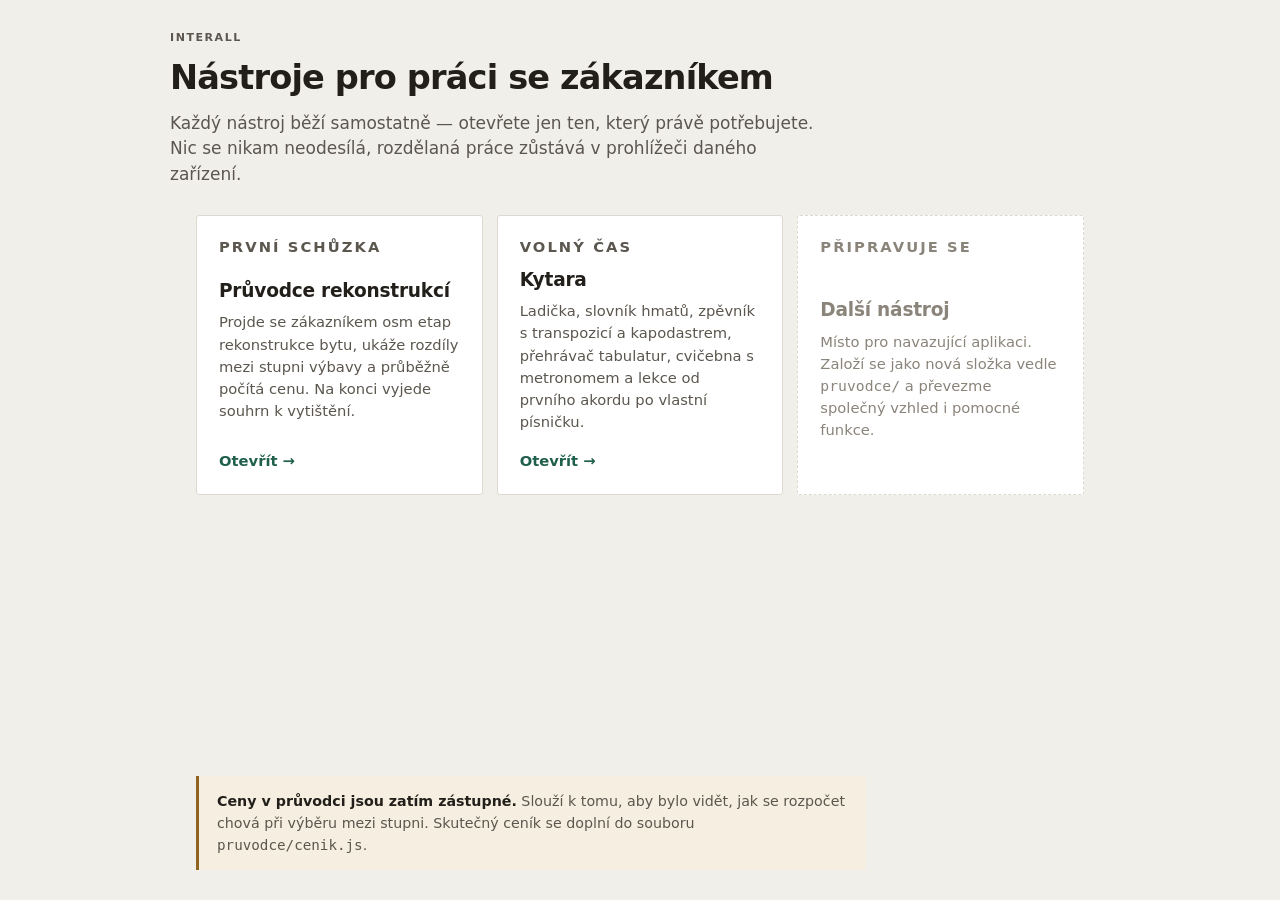
<file: index.html>
<!DOCTYPE html>
<html lang="cs">
<head>
<meta charset="UTF-8" />
<meta name="viewport" content="width=device-width, initial-scale=1.0, viewport-fit=cover" />
<title>Interall — nástroje</title>
<link rel="stylesheet" href="spolecne/design.css" />
<style>
  body { display: flex; flex-direction: column; min-height: 100vh; }
  .hlavicka { padding: 30px 26px 0; }
  .obal { max-width: 940px; margin: 0 auto; width: 100%; }
  .hlavicka h1 {
    margin: 6px 0 8px; font-size: 2.1rem; font-weight: 680;
    letter-spacing: -.025em; text-wrap: balance;
  }
  .hlavicka p { margin: 0; color: var(--ink-2); max-width: 60ch; }

  .mrizka {
    display: grid; grid-template-columns: repeat(auto-fit, minmax(268px, 1fr));
    gap: 14px; padding: 28px 26px 40px;
  }
  .karta {
    display: flex; flex-direction: column; gap: 7px;
    background: var(--panel); border: 1.5px solid var(--line); border-radius: var(--r);
    padding: 20px 22px 22px; text-decoration: none; color: inherit;
  }
  .karta:hover { border-color: var(--accent); }
  .karta h2 { margin: 0; font-size: 1.16rem; font-weight: 660; letter-spacing: -.012em; }
  .karta p { margin: 0; font-size: .92rem; color: var(--ink-2); line-height: 1.5; flex: 1 1 auto; }
  .karta .jdi { margin-top: 10px; font-size: .92rem; font-weight: 640; color: var(--accent); }

  .karta.chystase { border-style: dashed; cursor: default; }
  .karta.chystase:hover { border-color: var(--line); }
  .karta.chystase h2, .karta.chystase p { color: var(--ink-3); }

  .pata { margin-top: auto; padding: 0 26px 30px; }
</style>
</head>
<body>

<header class="hlavicka">
  <div class="obal">
    <p class="spec">Interall</p>
    <h1>Nástroje pro práci se zákazníkem</h1>
    <p>Každý nástroj běží samostatně — otevřete jen ten, který právě potřebujete.
       Nic se nikam neodesílá, rozdělaná práce zůstává v prohlížeči daného zařízení.</p>
  </div>
</header>

<main class="mrizka obal">

  <a class="karta" href="pruvodce/index.html">
    <p class="spec">První schůzka</p>
    <h2>Průvodce rekonstrukcí</h2>
    <p>Projde se zákazníkem osm etap rekonstrukce bytu, ukáže rozdíly mezi stupni
       výbavy a průběžně počítá cenu. Na konci vyjede souhrn k vytištění.</p>
    <span class="jdi">Otevřít →</span>
  </a>

  <a class="karta" href="kytara/index.html">
    <p class="spec">Volný čas</p>
    <h2>Kytara</h2>
    <p>Ladička, slovník hmatů, zpěvník s transpozicí a kapodastrem, přehrávač
       tabulatur, cvičebna s metronomem a lekce od prvního akordu po vlastní písničku.</p>
    <span class="jdi">Otevřít →</span>
  </a>

  <div class="karta chystase">
    <p class="spec">Připravuje se</p>
    <h2>Další nástroj</h2>
    <p>Místo pro navazující aplikaci. Založí se jako nová složka vedle
       <code>pruvodce/</code> a převezme společný vzhled i pomocné funkce.</p>
  </div>

</main>

<footer class="pata obal">
  <div class="poznamka">
    <b>Ceny v průvodci jsou zatím zástupné.</b> Slouží k tomu, aby bylo vidět, jak se
    rozpočet chová při výběru mezi stupni. Skutečný ceník se doplní do souboru
    <code>pruvodce/cenik.js</code>.
  </div>
</footer>

</body>
</html>
</file>
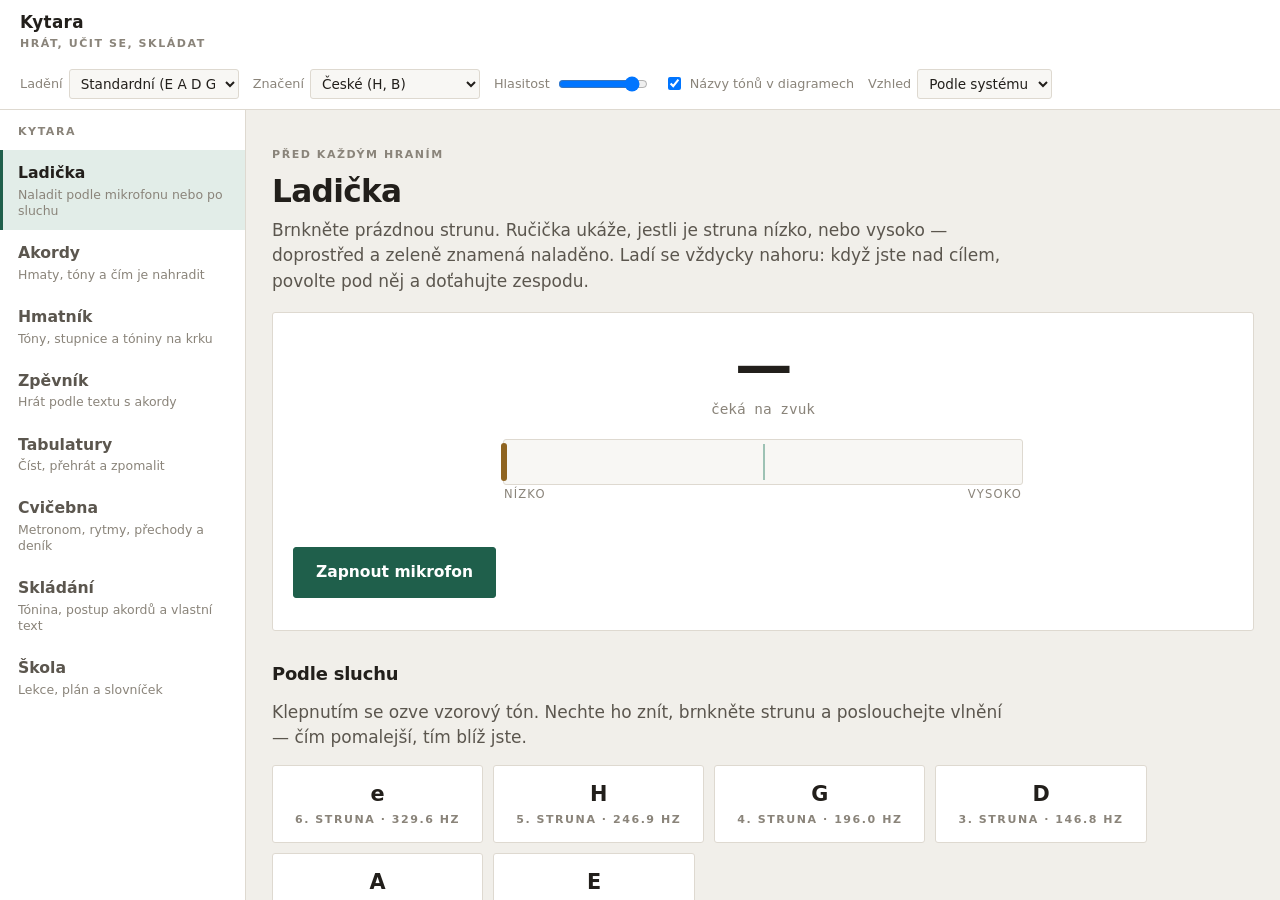
<file: kytara/index.html>
<!DOCTYPE html>
<html lang="cs">
<head>
<meta charset="UTF-8" />
<meta name="viewport" content="width=device-width, initial-scale=1.0, viewport-fit=cover" />
<title>Kytara</title>
<link rel="stylesheet" href="../spolecne/design.css" />
<link rel="stylesheet" href="kytara.css" />
</head>
<body>

<div class="app">

  <header class="top">
    <button class="btn tise" id="btnMenu" type="button" aria-label="Sekce">☰</button>
    <span class="brand"><b>Kytara</b><span>Hrát, učit se, skládat</span></span>
    <span class="grow"></span>
    <button class="btn tise" id="btnNastaveni" type="button" aria-label="Nastavení">⚙</button>
    <div class="nastaveni" id="nastaveni"></div>
  </header>

  <div class="mid">
    <nav class="rail" id="rail"></nav>
    <main class="stage" id="stage"></main>
  </div>

</div>

<!-- Pořadí je závazné: základ, hudební jádro, zvuk, obsah, kostra, pak sekce. -->
<script src="../spolecne/zaklad.js"></script>
<script src="hudba.js"></script>
<script src="zvuk.js"></script>
<script src="obsah.js"></script>
<script src="skola.js"></script>
<script src="kytara.js"></script>
<script src="sekce-ladicka.js"></script>
<script src="sekce-akordy.js"></script>
<script src="sekce-hmatnik.js"></script>
<script src="sekce-zpevnik.js"></script>
<script src="sekce-tabulatury.js"></script>
<script src="sekce-cvicebna.js"></script>
<script src="sekce-skladani.js"></script>
<script src="sekce-skola.js"></script>
</body>
</html>
</file>
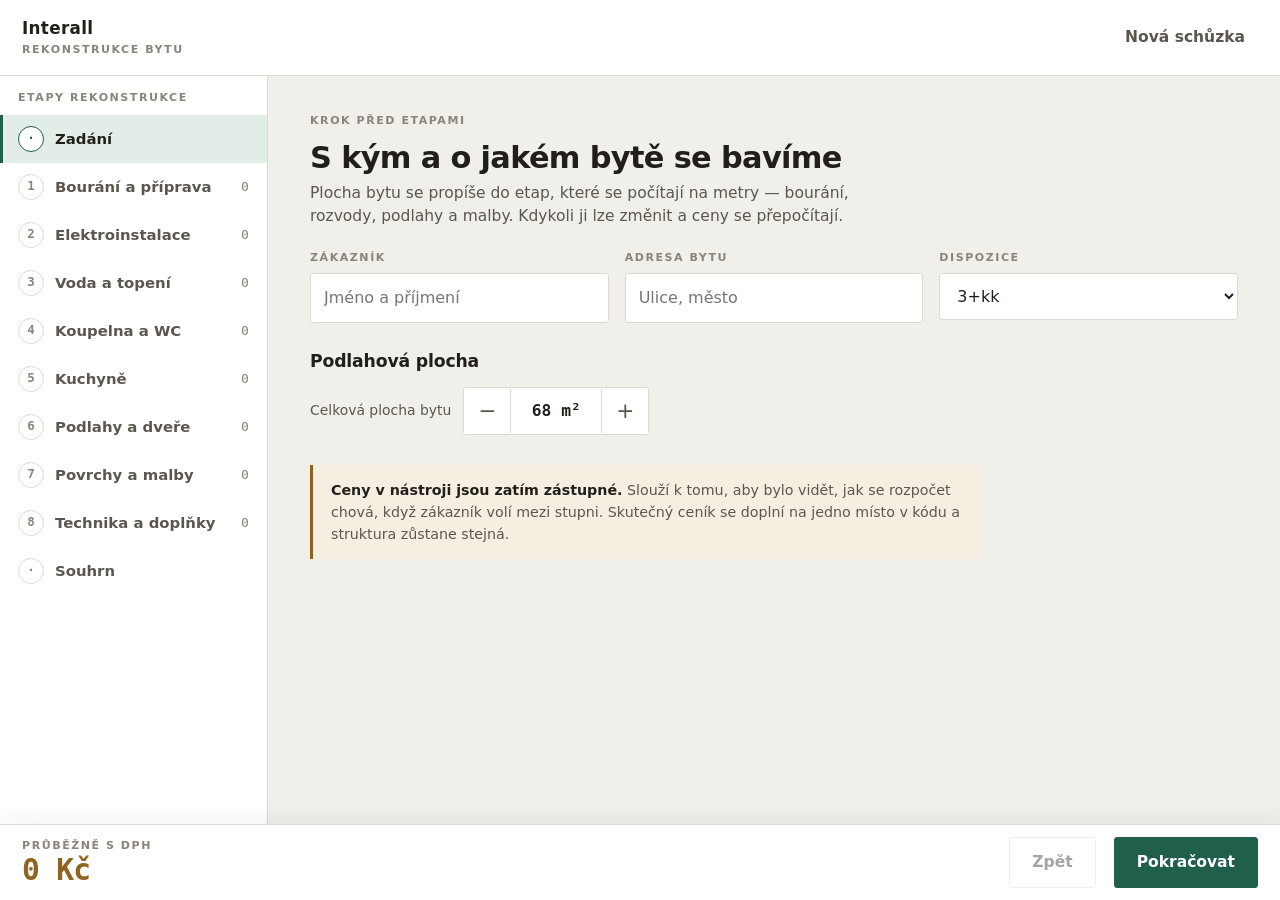
<file: pruvodce/index.html>
<!DOCTYPE html>
<html lang="cs">
<head>
<meta charset="UTF-8" />
<meta name="viewport" content="width=device-width, initial-scale=1.0, viewport-fit=cover" />
<title>Průvodce rekonstrukcí — Interall</title>
<link rel="stylesheet" href="../spolecne/design.css" />
<link rel="stylesheet" href="pruvodce.css" />
</head>
<body>

<div class="app">

  <header class="top">
    <span class="brand"><b>Interall</b><span>Rekonstrukce bytu</span></span>
    <span class="grow"></span>
    <span class="klient" id="klientBox"></span>
    <button class="btn tise noprint" id="btnReset" type="button">Nová schůzka</button>
  </header>

  <div class="mid">
    <nav class="rail" id="rail"><h2 class="spec">Etapy rekonstrukce</h2></nav>
    <main class="stage" id="stage"></main>
  </div>

  <footer class="dole">
    <span class="celkem">
      <span class="spec" id="celkemPopis">Odhad celkem s DPH</span>
      <span class="c" id="celkemC">—</span>
    </span>
    <span class="grow"></span>
    <button class="btn" id="btnZpet" type="button">Zpět</button>
    <button class="btn hlavni" id="btnDal" type="button">Pokračovat</button>
  </footer>

</div>

<!-- Pořadí je závazné: základ, pak ceník, pak logika. -->
<script src="../spolecne/zaklad.js"></script>
<script src="cenik.js"></script>
<script src="pruvodce.js"></script>
</body>
</html>
</file>
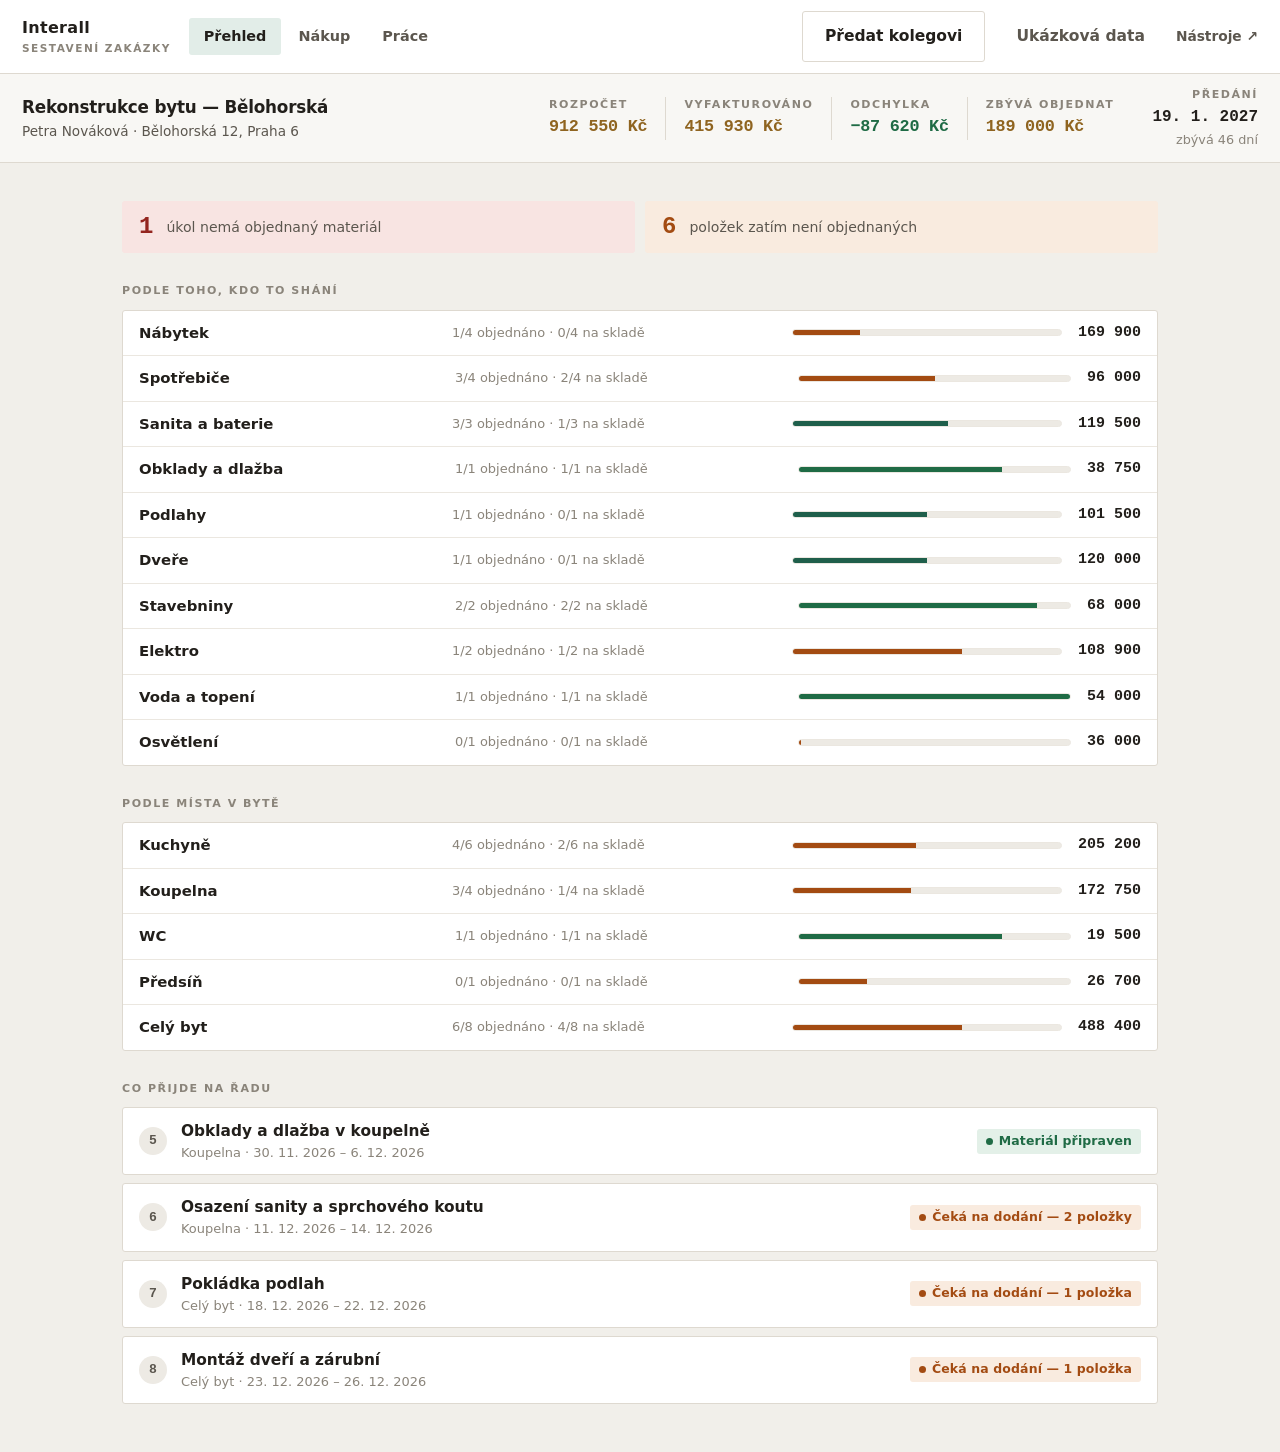
<file: zakazka/index.html>
<!DOCTYPE html>
<html lang="cs">
<head>
<meta charset="UTF-8" />
<meta name="viewport" content="width=device-width, initial-scale=1.0, viewport-fit=cover" />
<title>Zakázka — Interall</title>
<link rel="stylesheet" href="../spolecne/design.css" />
<link rel="stylesheet" href="zakazka.css" />
</head>
<body>

<div class="app">

  <header class="top">
    <span class="znacka"><b>Interall</b><span>Sestavení zakázky</span></span>
    <nav class="pohledy">
      <button data-pohled="prehled" type="button">Přehled</button>
      <button data-pohled="nakup" type="button">Nákup</button>
      <button data-pohled="prace" type="button">Práce</button>
    </nav>
    <span class="grow"></span>
    <button class="btn" data-predani="1" type="button">Předat kolegovi</button>
    <button class="btn tise" data-reset="1" type="button">Ukázková data</button>
    <a class="domu" href="../index.html">Nástroje ↗</a>
  </header>

  <div class="zahlavi" id="hlavicka"></div>

  <main id="obsah"></main>

</div>

<dialog id="dlg"></dialog>

<!-- Pořadí je závazné: základ, pak číselníky a data, pak logika. -->
<script src="../spolecne/zaklad.js"></script>
<script src="data.js"></script>
<script src="zakazka.js"></script>
</body>
</html>
</file>
<file: spolecne/design.css>
/* ============================================================
   Interall — sdílený vizuální základ
   Tokeny a společné komponenty pro všechny aplikace Interall.
   Každá aplikace k tomu přidá vlastní soubor s rozvržením.

   Navrženo pro tablet, u kterého sedí pracovník se zákazníkem:
   velké dotykové cíle a text čitelný na délku paže.

   Barvy vychází z materiálů stavby: vápenná omítka, grafit,
   borovicová zeleň, mosaz vyhrazená pro částky.
   ============================================================ */

:root {
  color-scheme: light;

  --ground:      #f1efea;
  --panel:       #ffffff;
  --panel-2:     #f8f7f4;
  --panel-3:     #edeae4;
  --ink:         #221f1b;
  --ink-2:       #5b564e;
  --ink-3:       #8a847a;
  --line:        #ded9d0;
  --line-2:      #ebe7e0;

  --accent:      #1f5f4b;
  --accent-ink:  #ffffff;
  --accent-soft: #e2ede8;
  --accent-line: #9dc2b4;

  --brass:       #8f6420;
  --brass-soft:  #f6efe1;

  /* stavy — oddělené od akcentu i od mosazi vyhrazené pro částky */
  --sem-ceka:     #6b6559;   --sem-ceka-bg:  #eceae4;
  --sem-jede:     #1f5573;   --sem-jede-bg:  #e3edf4;
  --sem-ok:       #1f6b45;   --sem-ok-bg:    #e3f0e8;
  --sem-pozor:    #a34b12;   --sem-pozor-bg: #f9ebdf;
  --sem-zle:      #93251f;   --sem-zle-bg:   #f8e4e2;

  --sans: system-ui, -apple-system, "Segoe UI", Roboto, "Helvetica Neue", Arial, sans-serif;
  --fig:  ui-monospace, "SF Mono", SFMono-Regular, "Cascadia Mono", Menlo, Consolas, monospace;

  --r: 3px;
  --shadow: 0 1px 2px rgba(34,31,27,.06), 0 10px 28px rgba(34,31,27,.07);
}

@media (prefers-color-scheme: dark) {
  :root:not([data-theme="light"]) {
    color-scheme: light;
    --ground: #c8c7ba;
    --panel: #dbdacf;
    --panel-2: #d1d0c4;
    --panel-3: #c0bfb1;
    --ink: #24281e;
    --ink-2: #474b3e;
    --ink-3: #4d5145;
    --line: #a5a496;
    --line-2: #bcbbad;
    --accent: #2c5a2f;
    --accent-ink: #e8e9de;
    --accent-soft: #c2cdb6;
    --accent-line: #7d9179;
    --brass: #77500f;
    --brass-soft: #d8d1b8;

    --sem-ceka: #4a4e41;   --sem-ceka-bg: #c6c5b7;
    --sem-jede: #17455e;   --sem-jede-bg: #c3d0d7;
    --sem-ok: #245430;   --sem-ok-bg: #c6d4bf;
    --sem-pozor: #743a0b;   --sem-pozor-bg: #e2d2ba;
    --sem-zle: #7a1a13;   --sem-zle-bg: #e3c6c1;
    --shadow: 0 1px 2px rgba(36,40,30,.10), 0 10px 28px rgba(36,40,30,.13);
  }
}
:root[data-theme="dark"] {
  color-scheme: light;
  --ground: #c8c7ba;
  --panel: #dbdacf;
  --panel-2: #d1d0c4;
  --panel-3: #c0bfb1;
  --ink: #24281e;
  --ink-2: #474b3e;
  --ink-3: #4d5145;
  --line: #a5a496;
  --line-2: #bcbbad;
  --accent: #2c5a2f;
  --accent-ink: #e8e9de;
  --accent-soft: #c2cdb6;
  --accent-line: #7d9179;
  --brass: #77500f;
  --brass-soft: #d8d1b8;

  --sem-ceka: #4a4e41;   --sem-ceka-bg: #c6c5b7;
  --sem-jede: #17455e;   --sem-jede-bg: #c3d0d7;
  --sem-ok: #245430;   --sem-ok-bg: #c6d4bf;
  --sem-pozor: #743a0b;   --sem-pozor-bg: #e2d2ba;
  --sem-zle: #7a1a13;   --sem-zle-bg: #e3c6c1;
  --shadow: 0 1px 2px rgba(36,40,30,.10), 0 10px 28px rgba(36,40,30,.13);
}

* { box-sizing: border-box; }
html, body { height: 100%; }
body {
  margin: 0;
  background: var(--ground);
  color: var(--ink);
  font-family: var(--sans);
  font-size: 17px;
  line-height: 1.5;
  -webkit-font-smoothing: antialiased;
  -webkit-tap-highlight-color: transparent;
}
button, input, select { font: inherit; color: inherit; }
:focus-visible { outline: 3px solid var(--accent); outline-offset: 2px; border-radius: 2px; }
@media (prefers-reduced-motion: reduce) { * { transition: none !important; animation: none !important; } }

.fig { font-family: var(--fig); font-variant-numeric: tabular-nums; }

/* popisky technického výkresu */
.spec {
  font-size: .69rem;
  font-weight: 600;
  letter-spacing: .14em;
  text-transform: uppercase;
  color: var(--ink-3);
}

/* ============================================================
   TLAČÍTKA
   ============================================================ */
.btn {
  font: inherit; font-size: .97rem; font-weight: 650;
  background: var(--panel); color: var(--ink);
  border: 1.5px solid var(--line); border-radius: var(--r);
  padding: 13px 22px; cursor: pointer; min-height: 50px; white-space: nowrap;
}
.btn:hover { border-color: var(--ink-3); background: var(--panel-2); }
.btn.hlavni { background: var(--accent); border-color: var(--accent); color: var(--accent-ink); }
.btn.hlavni:hover { filter: brightness(1.09); background: var(--accent); }
.btn.tise { border-color: transparent; background: none; color: var(--ink-2); padding: 13px 12px; }
.btn.tise:hover { color: var(--ink); background: var(--panel-2); }
.btn:disabled { opacity: .4; cursor: not-allowed; }

/* ============================================================
   FORMULÁŘOVÁ POLE
   ============================================================ */
.pole { display: grid; grid-template-columns: repeat(auto-fit, minmax(240px, 1fr)); gap: 16px; margin-bottom: 26px; }
.pole label { display: flex; flex-direction: column; gap: 6px; }
.pole input, .pole select {
  background: var(--panel); border: 1.5px solid var(--line); border-radius: var(--r);
  padding: 12px 13px; font-size: 1rem; width: 100%;
}
.pole input:focus, .pole select:focus { border-color: var(--accent); }

/* ============================================================
   POZNÁMKA POD ČAROU
   ============================================================ */
.poznamka {
  margin-top: 20px; background: var(--brass-soft);
  border-left: 3px solid var(--brass); border-radius: 0 var(--r) var(--r) 0;
  padding: 14px 18px; font-size: .89rem; line-height: 1.55; color: var(--ink-2); max-width: 74ch;
}
.poznamka b { color: var(--ink); }

/* ============================================================
   ODZNAK STAVU
   Stav musí být čitelný tvarem i barvou, ne jen barvou.
   ============================================================ */
.odznak {
  display: inline-flex; align-items: center; gap: 6px;
  font-size: .78rem; font-weight: 650; letter-spacing: .01em;
  border-radius: var(--r); padding: 3px 9px; white-space: nowrap;
  background: var(--sem-ceka-bg); color: var(--sem-ceka);
}
.odznak.jede  { background: var(--sem-jede-bg);  color: var(--sem-jede); }
.odznak.ok    { background: var(--sem-ok-bg);    color: var(--sem-ok); }
.odznak.pozor { background: var(--sem-pozor-bg); color: var(--sem-pozor); }
.odznak.zle   { background: var(--sem-zle-bg);   color: var(--sem-zle); }
.odznak .tecka { width: 7px; height: 7px; border-radius: 50%; background: currentColor; flex: 0 0 7px; }

/* ============================================================
   UKAZATEL POSTUPU
   ============================================================ */
.pruh {
  height: 7px; border-radius: 4px; overflow: hidden;
  background: var(--panel-3); border: 1px solid var(--line-2);
}
.pruh span { display: block; height: 100%; background: var(--accent); min-width: 2px; }
.pruh span.ok    { background: var(--sem-ok); }
.pruh span.pozor { background: var(--sem-pozor); }
.pruh span.zle   { background: var(--sem-zle); }
</file>
<file: kytara/kytara.css>
/* ============================================================
   Kytara — rozvržení obrazovky
   Tokeny a společné komponenty jsou ve ../spolecne/design.css
   ============================================================ */

/* ============================================================
   KOSTRA
   ============================================================ */
.app { display: grid; grid-template-rows: auto 1fr; height: 100vh; min-height: 0; }

.top {
  display: flex; align-items: center; gap: 16px; flex-wrap: wrap;
  padding: 10px 20px;
  background: var(--panel);
  border-bottom: 1px solid var(--line);
}
.brand { display: flex; flex-direction: column; gap: 1px; }
.brand b { font-size: 1.05rem; font-weight: 700; letter-spacing: .02em; }
.brand span { font-size: .69rem; font-weight: 600; letter-spacing: .14em; text-transform: uppercase; color: var(--ink-3); }
.top .grow { flex: 1 1 auto; }

.mid { display: grid; grid-template-columns: 246px 1fr; min-height: 0; }
.rail {
  background: var(--panel); border-right: 1px solid var(--line);
  overflow-y: auto; padding: 14px 0 22px;
}
.rail h2 { margin: 0 0 10px; padding: 0 18px; }
.stage { overflow-y: auto; scroll-behavior: auto; }
.stage > * { max-width: 1000px; margin-left: auto; margin-right: auto; }
.stage > .hlava:first-child { padding-top: 26px; }
.stage { padding: 0 26px 60px; }

.railBtn {
  display: flex; flex-direction: column; gap: 2px;
  width: 100%; text-align: left;
  background: none; border: 0; border-left: 3px solid transparent;
  padding: 11px 18px 11px 15px; cursor: pointer; color: var(--ink-2);
}
.railBtn:hover { background: var(--panel-2); color: var(--ink); }
.railBtn.aktivni { background: var(--accent-soft); border-left-color: var(--accent); color: var(--ink); }
.railNazev { font-size: .98rem; font-weight: 640; }
.railPopis { font-size: .78rem; color: var(--ink-3); line-height: 1.3; }

/* nastavení v pravém rohu horní lišty */
.nastaveni { display: flex; align-items: center; gap: 14px; flex-wrap: wrap; }
.nastaveni label { display: flex; align-items: center; gap: 6px; font-size: .8rem; color: var(--ink-3); }
.nastaveni select, .nastaveni input[type="range"] {
  background: var(--panel-2); border: 1.5px solid var(--line); border-radius: var(--r);
  padding: 5px 7px; font-size: .85rem; color: var(--ink); max-width: 170px;
}
.nastaveni input[type="range"] { width: 90px; padding: 0; }
.prepinac { gap: 6px !important; }

#btnMenu, #btnNastaveni { display: none; }

/* ============================================================
   OBECNÉ KOUSKY OBSAHU
   ============================================================ */
.hlava { padding: 22px 0 4px; }
.hlava h1 { margin: 4px 0 8px; font-size: 1.95rem; font-weight: 680; letter-spacing: -.022em; line-height: 1.14; text-wrap: balance; }
.uvod { margin: 0 0 14px; color: var(--ink-2); max-width: 68ch; }
.drobne { font-size: .84rem; color: var(--ink-3); margin: 8px 0 0; }
.nadpisSekce { margin: 30px 0 12px; font-size: 1.12rem; font-weight: 660; letter-spacing: -.01em; }
.nadpisSekce .drobne { font-weight: 400; margin-left: 8px; }

.panel {
  background: var(--panel); border: 1.5px solid var(--line); border-radius: var(--r);
  padding: 18px 20px; margin-bottom: 18px;
}
.svitek { overflow-x: auto; }

.radaTlacitek { display: flex; gap: 10px; flex-wrap: wrap; align-items: center; margin: 14px 0; }
.radaVoleb { display: flex; gap: 14px; flex-wrap: wrap; align-items: flex-end; }
.radaVoleb label { display: flex; flex-direction: column; gap: 5px; font-size: .82rem; color: var(--ink-3); }
.radaVoleb select, .radaVoleb input[type="text"], .radaVoleb input[type="number"] {
  background: var(--panel-2); border: 1.5px solid var(--line); border-radius: var(--r);
  padding: 10px 11px; font-size: .97rem; color: var(--ink); min-width: 130px;
}
.radaVoleb input[type="range"] { width: 190px; }
.siroke { display: block; margin-top: 12px; font-size: .82rem; color: var(--ink-3); }
textarea {
  width: 100%; margin-top: 6px;
  background: var(--panel-2); border: 1.5px solid var(--line); border-radius: var(--r);
  padding: 12px 13px; font: inherit; font-size: .96rem; color: var(--ink); line-height: 1.55; resize: vertical;
}
textarea.fig { font-family: var(--fig); font-size: .9rem; line-height: 1.35; }
.dvaSloupce { display: grid; grid-template-columns: 1fr auto; gap: 26px; align-items: start; }

.btn.maly { min-height: 38px; padding: 8px 13px; font-size: .89rem; }
.btn.aktivni { background: var(--accent); border-color: var(--accent); color: var(--accent-ink); }
.btn.velky { min-height: 96px; font-size: 1.05rem; }
.hodnota { min-width: 42px; text-align: center; font-weight: 650; }

/* dlaždice pro výběr tónu a druhu akordu */
.dlazdice { display: flex; flex-wrap: wrap; gap: 7px; margin-top: 12px; }
.dl {
  background: var(--panel-2); border: 1.5px solid var(--line); border-radius: var(--r);
  padding: 9px 13px; min-width: 46px; font-size: .95rem; font-weight: 620; cursor: pointer;
}
.dl:hover { border-color: var(--ink-3); }
.dl.aktivni { background: var(--accent); border-color: var(--accent); color: var(--accent-ink); }
.dlazdice.druhy .dl { font-size: .88rem; font-family: var(--fig); }

/* karty v seznamech */
.seznamKaret { display: grid; grid-template-columns: repeat(auto-fill, minmax(240px, 1fr)); gap: 12px; }
.seznamKaret.uzke { grid-template-columns: repeat(auto-fill, minmax(200px, 1fr)); }
.karta {
  display: flex; flex-direction: column; gap: 5px; text-align: left;
  background: var(--panel); border: 1.5px solid var(--line); border-radius: var(--r);
  padding: 14px 16px; color: inherit; font: inherit; cursor: pointer;
}
.karta:hover { border-color: var(--accent); }
.karta b { font-size: 1.04rem; font-weight: 650; }
.karta .drobne { margin: 0; }
.karta.hotova { border-left: 3px solid var(--accent); }

/* ============================================================
   DIAGRAM AKORDU
   ============================================================ */
.akordy { display: flex; flex-wrap: wrap; gap: 14px; }
.akordKarta {
  margin: 0; display: flex; flex-direction: column; align-items: center; gap: 2px;
  background: var(--panel); border: 1.5px solid var(--line); border-radius: var(--r);
  padding: 12px 10px 8px; cursor: pointer;
}
.akordKarta:hover { border-color: var(--accent); }
.akordKarta figcaption { display: flex; flex-direction: column; align-items: center; gap: 1px; margin-bottom: 4px; }
.akordKarta figcaption b { font-size: 1.05rem; font-weight: 660; }
.akordKarta .zahrat { min-height: 32px; padding: 4px 10px; font-size: .8rem; }
.akordy.male .akordKarta { padding: 8px 6px 4px; }

.diagram .prazec { stroke: var(--line); stroke-width: 1.4; }
.diagram .nulty { stroke: var(--ink); stroke-width: 4; }
.diagram .strunaC { stroke: var(--line); stroke-width: 1.2; }
.diagram .puntik { fill: var(--accent); }
.diagram .barre { fill: var(--accent); }
.diagram .prst { fill: var(--accent-ink); font-size: 10px; font-weight: 700; font-family: var(--fig); }
.diagram .prazdna { fill: none; stroke: var(--ink-2); stroke-width: 1.5; }
.diagram .znacka { fill: var(--ink-3); font-size: 13px; }
.diagram .cisloPrazce { fill: var(--ink-3); font-size: 11px; font-family: var(--fig); }
.diagram .tonPod { fill: var(--ink-3); font-size: 10px; font-family: var(--fig); }

/* ============================================================
   HMATNÍK
   ============================================================ */
.hmatnik { display: block; }
.hmatnik .prazec { stroke: var(--line); stroke-width: 1.4; }
.hmatnik .nulty { stroke: var(--ink); stroke-width: 4; }
.hmatnik .strunaC { stroke: var(--ink-3); opacity: .55; }
.hmatnik .tecka { fill: var(--line); }
.hmatnik .strunaJmeno { fill: var(--ink-3); font-size: 12px; font-family: var(--fig); }
.hmatnik .znackaG circle { fill: var(--panel-3); stroke: var(--accent-line); stroke-width: 1.5; cursor: pointer; }
.hmatnik .znackaG text { fill: var(--ink); font-size: 11px; font-family: var(--fig); pointer-events: none; }
.hmatnik .znackaG.koren circle { fill: var(--accent); stroke: var(--accent); }
.hmatnik .znackaG.koren text { fill: var(--accent-ink); font-weight: 700; }
.hmatnik .znackaG:hover circle { stroke: var(--ink); }

/* ============================================================
   LADIČKA
   ============================================================ */
.ladDisplej { text-align: center; padding: 6px 0 2px; }
.ladTon { font-size: 3.6rem; font-weight: 700; line-height: 1; letter-spacing: -.03em; }
.ladHz { font-family: var(--fig); color: var(--ink-3); font-size: .9rem; margin-top: 4px; }
.ladSkala {
  position: relative; height: 46px; margin: 18px auto 6px; max-width: 520px;
  background: var(--panel-2); border: 1.5px solid var(--line); border-radius: var(--r);
}
.ladStred { position: absolute; left: 50%; top: 4px; bottom: 4px; width: 2px; background: var(--accent-line); }
.ladRucicka {
  position: absolute; top: 3px; bottom: 3px; width: 6px; margin-left: -3px;
  background: var(--brass); border-radius: 3px; transition: left .09s linear;
}
.ladRucicka.sedi { background: var(--accent); box-shadow: 0 0 0 4px var(--accent-soft); }
.ladRucicka.spi { opacity: .25; }
.ladPopis { position: absolute; bottom: -20px; font-size: .72rem; color: var(--ink-3); text-transform: uppercase; letter-spacing: .1em; }
.ladPopis.vlevo { left: 0; }
.ladPopis.vpravo { right: 0; }
.ladStav { margin-top: 26px; min-height: 20px; }

.strunyRada { display: flex; gap: 10px; flex-wrap: wrap; margin-bottom: 18px; }
.strunaBtn { display: flex; flex-direction: column; align-items: center; gap: 2px; min-width: 92px; }
.strunaBtn b { font-size: 1.3rem; font-weight: 700; }

/* ============================================================
   AKORDY
   ============================================================ */
.hledaniAkordu input {
  width: 100%; background: var(--panel-2); border: 1.5px solid var(--line); border-radius: var(--r);
  padding: 13px 14px; font-size: 1.05rem; color: var(--ink);
}
.hledaniAkordu input:focus { border-color: var(--accent); }
.akordHlava { display: flex; align-items: flex-start; gap: 18px; flex-wrap: wrap; margin-bottom: 6px; }
.akordHlava h2 { margin: 0 0 6px; font-size: 2.1rem; font-weight: 700; letter-spacing: -.02em; }
.akordHlava > div { flex: 1 1 340px; }
.kapoBox label { display: flex; flex-direction: column; gap: 5px; font-size: .82rem; color: var(--ink-3); max-width: 240px; margin-bottom: 12px; }
.kapoBox select { background: var(--panel-2); border: 1.5px solid var(--line); border-radius: var(--r); padding: 10px 11px; font-size: .97rem; color: var(--ink); }

.stupneRada { display: flex; gap: 10px; flex-wrap: wrap; }
.stupenKarta {
  display: flex; flex-direction: column; gap: 2px; align-items: flex-start; text-align: left;
  background: var(--panel); border: 1.5px solid var(--line); border-radius: var(--r);
  padding: 10px 14px; min-width: 132px; cursor: pointer; color: inherit; font: inherit;
}
.stupenKarta:hover { border-color: var(--accent); }
.stupenKarta b { font-size: 1.2rem; font-weight: 680; }
.stupenKarta .drobne { margin: 0; font-size: .76rem; line-height: 1.3; }

/* ============================================================
   ZPĚVNÍK
   ============================================================ */
.pisenHlava { display: flex; align-items: center; gap: 14px; }
.ovladani { display: flex; align-items: center; gap: 14px; flex-wrap: wrap; }
.ovlSkupina { display: flex; align-items: center; gap: 7px; }
.ovlSkupina .spec { white-space: nowrap; }
.ovlSkupina.siroka { flex: 1 1 240px; }
.ovladani .grow { flex: 1 1 auto; }
.ovladani select, .ovladani input[type="range"] {
  background: var(--panel-2); border: 1.5px solid var(--line); border-radius: var(--r);
  padding: 8px 9px; font-size: .9rem; color: var(--ink);
}
.ovladani input[type="range"] { padding: 0; width: 150px; }
.akordyPasu .akordy { gap: 10px; }
.rytmusTip .vzorec {
  display: inline-flex; gap: 5px; margin: 0 2px; vertical-align: baseline;
  font-family: var(--fig); letter-spacing: .1em;
}

.pisen { margin: 22px 0 60px; line-height: 1.35; }
.pisen .castPisne {
  margin: 26px 0 10px; font-size: .74rem; font-weight: 700; letter-spacing: .14em;
  text-transform: uppercase; color: var(--accent);
}
.pisen .radek { margin-bottom: 4px; }
.pisen .mezera { height: 16px; }
.slovo { white-space: nowrap; }
.usek { display: inline-block; vertical-align: bottom; }
.akordNad {
  display: block; font-family: var(--fig); font-size: .82em; font-weight: 700;
  color: var(--accent); line-height: 1.5; white-space: pre; padding: 0 6px 0 0;
  background: none; border: 0; cursor: pointer; text-align: left;
}
.akordNad:hover { color: var(--brass); }
.akordNad.prazdny { visibility: hidden; }
.akordNad.neznamy { color: var(--ink-3); }
.slabika { white-space: pre-wrap; }

/* ============================================================
   TABULATURY
   ============================================================ */
.tabBloky { margin: 18px 0 40px; }
.tabBlok {
  position: relative; margin-bottom: 18px; overflow-x: auto;
  background: var(--panel); border: 1.5px solid var(--line); border-radius: var(--r); padding: 12px 14px;
}
.tabBlok pre {
  margin: 0; font-family: var(--fig); font-size: .95rem; line-height: 1.45;
  white-space: pre; color: var(--ink);
}
.tabKurzor {
  position: absolute; top: 10px; bottom: 10px; width: 2px; margin-left: 14px;
  background: var(--brass); opacity: .85; pointer-events: none;
}

/* ============================================================
   CVIČEBNA
   ============================================================ */
.doby { display: flex; gap: 10px; justify-content: center; margin-bottom: 16px; }
.doba {
  width: 22px; height: 22px; border-radius: 50%;
  border: 1.5px solid var(--line); background: var(--panel-2);
}
.doba.prvni { border-color: var(--ink-3); }
.doba.ted { background: var(--accent); border-color: var(--accent); }

.vzorec { display: flex; gap: 6px; flex-wrap: wrap; margin: 12px 0; }
.vzorec.velky .pole {
  display: flex; flex-direction: column; align-items: center; gap: 2px;
  min-width: 46px; padding: 8px 4px;
  background: var(--panel-2); border: 1.5px solid var(--line); border-radius: var(--r);
}
.vzorec.velky .pole b { font-size: 1.4rem; line-height: 1; }
.vzorec.velky .pole.slaba { opacity: .72; }
.vzorec.velky .pole.ted { background: var(--accent-soft); border-color: var(--accent); opacity: 1; }

.zmenyBox { display: flex; gap: 18px; align-items: center; flex-wrap: wrap; margin: 16px 0; }
.pocitadlo { display: flex; flex-direction: column; gap: 2px; flex: 1 1 220px; }
.pocitadlo .cislo { font-size: 2.6rem; font-weight: 700; line-height: 1; }
.odpocet { font-size: 2.2rem; font-weight: 700; color: var(--ink-3); min-width: 70px; text-align: center; }

.sloupce { display: flex; flex-direction: column; gap: 6px; }
.radekVysledku { display: flex; align-items: center; gap: 12px; }
.radekVysledku .fig { min-width: 58px; font-weight: 650; }
.pruh { flex: 0 0 140px; height: 8px; background: var(--panel-3); border-radius: 4px; overflow: hidden; }
.pruh i { display: block; height: 100%; background: var(--accent); }
.radekVysledku .drobne { margin: 0; }

.denikShrnuti { display: flex; gap: 28px; flex-wrap: wrap; margin-bottom: 18px; }
.denikShrnuti div { display: flex; flex-direction: column; }
.denikShrnuti .cislo { font-size: 2rem; font-weight: 700; line-height: 1.1; }
.denikSeznam { margin-top: 14px; }

/* ============================================================
   SKLÁDÁNÍ
   ============================================================ */
.castiRada { display: flex; gap: 8px; flex-wrap: wrap; margin-bottom: 14px; }
.takty { display: flex; gap: 8px; flex-wrap: wrap; margin-bottom: 16px; }
.takt {
  position: relative; display: flex; flex-direction: column; align-items: center; gap: 2px;
  min-width: 84px; padding: 12px 10px 10px;
  background: var(--panel-2); border: 1.5px solid var(--line); border-radius: var(--r);
}
.takt.ted { background: var(--accent-soft); border-color: var(--accent); }
.takt b { font-size: 1.2rem; font-weight: 680; cursor: pointer; }
.takt .cisloTaktu { font-size: .64rem; }
.takt .pryc {
  position: absolute; top: 2px; right: 4px;
  background: none; border: 0; color: var(--ink-3); cursor: pointer; font-size: .95rem; line-height: 1;
}
.takt .pryc:hover { color: var(--ink); }

.kruh { display: block; margin: 0 auto; }
.kruh .kruhPozadi { fill: var(--panel); stroke: var(--line); stroke-width: 1.5; }
.kruh .kruhPolozka circle { fill: var(--panel-2); stroke: var(--line); stroke-width: 1.5; cursor: pointer; }
.kruh .kruhPolozka text { fill: var(--ink-2); font-size: 13px; font-weight: 640; pointer-events: none; }
.kruh .kruhPolozka.mol circle { fill: var(--panel-3); }
.kruh .kruhPolozka.mol text { font-size: 11px; }
.kruh .kruhPolozka:hover circle { stroke: var(--ink-3); }
.kruh .kruhPolozka.aktivni circle { fill: var(--accent); stroke: var(--accent); }
.kruh .kruhPolozka.aktivni text { fill: var(--accent-ink); }

/* ============================================================
   ŠKOLA
   ============================================================ */
.zalozky { display: flex; gap: 8px; flex-wrap: wrap; margin: 4px 0 20px; }
.lekce { max-width: 68ch; margin-bottom: 26px; }
.lekce p { margin: 0 0 14px; line-height: 1.62; }
.lekce h2 { margin: 26px 0 10px; font-size: 1.08rem; font-weight: 660; }
.lekce ul { margin: 0 0 16px; padding-left: 20px; }
.lekce li { margin-bottom: 7px; line-height: 1.55; }
.lekce .akordy { margin-bottom: 16px; }
.zkuste {
  background: var(--accent-soft); border: 1.5px solid var(--accent-line); border-radius: var(--r);
  padding: 16px 18px; margin-bottom: 18px; max-width: 68ch;
}
.zkuste p { margin: 4px 0 12px; }
.zkuste .btn { margin-top: 4px; }

.planMrizka { display: grid; grid-template-columns: repeat(auto-fill, minmax(250px, 1fr)); gap: 12px; }
.planKarta {
  background: var(--panel); border: 1.5px solid var(--line); border-radius: var(--r); padding: 14px 16px;
}
.planKarta b { display: block; margin: 3px 0 8px; font-size: 1.02rem; font-weight: 650; }
.planKarta ul { margin: 0; padding-left: 18px; }
.planKarta li { font-size: .88rem; color: var(--ink-2); margin-bottom: 5px; }

.slovnik { display: grid; grid-template-columns: repeat(auto-fill, minmax(300px, 1fr)); gap: 10px; }
.pojem {
  background: var(--panel); border: 1.5px solid var(--line); border-radius: var(--r); padding: 12px 15px;
}
.pojem b { display: block; margin-bottom: 3px; font-weight: 650; }
.pojem span { font-size: .89rem; color: var(--ink-2); line-height: 1.5; }

/* ============================================================
   ÚZKÉ OBRAZOVKY
   ============================================================ */
@media (max-width: 900px) {
  .mid { grid-template-columns: 1fr; }
  .rail {
    position: fixed; z-index: 20; inset: 0 auto 0 0; width: 264px;
    transform: translateX(-100%); transition: transform .18s ease;
    box-shadow: var(--shadow);
  }
  body.railOtevren .rail { transform: none; }
  #btnMenu, #btnNastaveni { display: inline-flex; padding: 8px 12px; min-height: 40px; }
  .nastaveni { display: none; }
  body.nastaveniOtevrena .nastaveni { display: flex; }
  .stage { padding: 0 16px 60px; }
  .dvaSloupce { grid-template-columns: 1fr; }
  .nastaveni { width: 100%; justify-content: flex-start; }
  .nastaveni label { font-size: .74rem; }
  .hlava h1 { font-size: 1.6rem; }
}

/* ============================================================
   TISK — vytiskne se jen text písně nebo lekce
   ============================================================ */
@media print {
  .rail, .top, .noprint, .ovladani, .akordyPasu .zahrat { display: none !important; }
  .app { height: auto; display: block; }
  .stage { overflow: visible; padding: 0; }
  .panel { border: 0; padding: 0; }
  .pisen { font-size: 11pt; }
}
</file>
<file: pruvodce/pruvodce.css>
/* ============================================================
   Průvodce rekonstrukcí — rozvržení obrazovky
   Tokeny a obecné komponenty jsou ve ../spolecne/design.css
   ============================================================ */
/* ============================================================
   KOSTRA
   ============================================================ */
.app { display: grid; grid-template-rows: auto 1fr auto; height: 100vh; min-height: 0; }

.top {
  display: flex; align-items: center; gap: 16px; flex-wrap: wrap;
  padding: 12px 22px;
  background: var(--panel);
  border-bottom: 1px solid var(--line);
}
.brand { display: flex; flex-direction: column; gap: 1px; }
.brand b { font-size: 1.05rem; font-weight: 700; letter-spacing: .02em; }
.brand span { font-size: .69rem; font-weight: 600; letter-spacing: .14em; text-transform: uppercase; color: var(--ink-3); }
.top .grow { flex: 1 1 auto; }
.klient { text-align: right; line-height: 1.3; }
.klient b { font-size: .95rem; font-weight: 650; }
.klient span { display: block; font-size: .8rem; color: var(--ink-3); }

.mid { display: grid; grid-template-columns: 268px 1fr; min-height: 0; }
.rail { background: var(--panel); border-right: 1px solid var(--line); overflow-y: auto; padding: 14px 0 22px; }
.stage { overflow-y: auto; padding: 0; }

/* ============================================================
   ETAPY V LEVÉM SLOUPCI
   ============================================================ */
.rail h2 { margin: 0 0 8px; padding: 0 18px; }
.krok {
  display: grid;
  grid-template-columns: 26px 1fr auto;
  align-items: center;
  gap: 11px;
  width: 100%;
  text-align: left;
  background: none;
  border: 0;
  border-left: 3px solid transparent;
  padding: 11px 18px 11px 15px;
  cursor: pointer;
  color: var(--ink-2);
}
.krok:hover { background: var(--panel-2); color: var(--ink); }
.krok.tady { background: var(--accent-soft); border-left-color: var(--accent); color: var(--ink); }
.krok.pryc .kn, .krok.pryc .kc { opacity: .4; text-decoration: line-through; }

.kbod {
  width: 26px; height: 26px; border-radius: 50%;
  border: 1.5px solid var(--line);
  display: grid; place-items: center;
  font-family: var(--fig); font-size: .78rem; font-weight: 700;
  color: var(--ink-3); background: var(--panel);
}
.krok.tady .kbod { border-color: var(--accent); color: var(--accent); }
.krok.hotovo .kbod { background: var(--accent); border-color: var(--accent); color: var(--accent-ink); }
.kn { font-size: .93rem; font-weight: 600; line-height: 1.25; }
.kc { font-family: var(--fig); font-variant-numeric: tabular-nums; font-size: .82rem; color: var(--ink-3); }
.krok.tady .kc { color: var(--brass); font-weight: 700; }

/* ============================================================
   ETAPA
   ============================================================ */
.list { max-width: 980px; margin: 0 auto; padding: 26px 26px 40px; }
.hlava { display: flex; align-items: flex-start; gap: 18px; flex-wrap: wrap; margin-bottom: 6px; }
.hlava h1 {
  margin: 0; font-size: 1.9rem; font-weight: 680; letter-spacing: -.022em;
  text-wrap: balance; line-height: 1.15;
}
.hlava .grow { flex: 1 1 auto; }
.perex { margin: 0 0 22px; color: var(--ink-2); max-width: 60ch; font-size: .97rem; }

.volba { margin-bottom: 30px; }
.vh { display: flex; align-items: baseline; gap: 12px; flex-wrap: wrap; margin-bottom: 10px; }
.vh h3 { margin: 0; font-size: 1.08rem; font-weight: 650; letter-spacing: -.01em; }
.vh .grow { flex: 1 1 auto; }

/* vzorníkové dlaždice */
.stupne { display: grid; grid-template-columns: repeat(auto-fit, minmax(212px, 1fr)); gap: 12px; }
.stupen {
  display: flex; flex-direction: column;
  text-align: left; font: inherit; color: inherit;
  background: var(--panel);
  border: 1.5px solid var(--line);
  border-radius: var(--r);
  padding: 0; overflow: hidden; cursor: pointer;
  transition: border-color .12s ease, box-shadow .12s ease;
}
.stupen:hover { border-color: var(--ink-3); }
.stupen.on { border-color: var(--accent); box-shadow: 0 0 0 2px var(--accent-soft); }

/* barevné pole materiálu — zástupné za budoucí fotografii vzorku */
.vzorek {
  height: 74px;
  position: relative;
  border-bottom: 1.5px solid var(--line);
  background-image:
    repeating-linear-gradient(135deg, rgba(255,255,255,.14) 0 2px, rgba(0,0,0,0) 2px 7px);
}
.stupen.on .vzorek { border-bottom-color: var(--accent); }
.vzorek i {
  position: absolute; left: 10px; bottom: 8px;
  font-style: normal;
  font-size: .68rem; font-weight: 700; letter-spacing: .1em; text-transform: uppercase;
  color: #fff; text-shadow: 0 1px 3px rgba(0,0,0,.55);
}
/* na světlém vzorku bílá nestačí — přepneme na grafit */
.vzorek.svetly i { color: #211f1b; text-shadow: 0 1px 2px rgba(255,255,255,.6); }
.stupen .telo { padding: 12px 14px 14px; display: flex; flex-direction: column; gap: 5px; flex: 1 1 auto; }
.stupen .nazev { font-size: 1.02rem; font-weight: 660; line-height: 1.25; }
.stupen .popis { font-size: .85rem; color: var(--ink-2); line-height: 1.45; flex: 1 1 auto; }
.stupen .cena {
  font-family: var(--fig); font-variant-numeric: tabular-nums;
  font-size: 1.06rem; font-weight: 700; color: var(--brass); margin-top: 4px;
}
.stupen .cena small { font-family: var(--sans); font-size: .76rem; font-weight: 500; color: var(--ink-3); margin-left: 4px; }
.stupen.nic .cena { color: var(--ink-3); }

/* množství */
.mnoz { display: flex; align-items: center; gap: 12px; margin-top: 12px; flex-wrap: wrap; }
.mnoz .lbl { font-size: .87rem; color: var(--ink-2); }
.krok-mn { display: flex; align-items: center; border: 1.5px solid var(--line); border-radius: var(--r); overflow: hidden; background: var(--panel); }
.krok-mn button {
  width: 46px; height: 46px; border: 0; background: var(--panel); cursor: pointer;
  font-size: 1.35rem; line-height: 1; color: var(--ink-2);
}
.krok-mn button:hover { background: var(--panel-3); color: var(--ink); }
.krok-mn .val {
  min-width: 92px; text-align: center;
  font-family: var(--fig); font-variant-numeric: tabular-nums; font-size: 1.02rem; font-weight: 700;
  border-left: 1.5px solid var(--line); border-right: 1.5px solid var(--line);
  padding: 0 10px; line-height: 44px;
}
.mezisoucet { font-family: var(--fig); font-variant-numeric: tabular-nums; font-size: 1.02rem; font-weight: 700; margin-left: auto; }

/* doplňky */
.doplnky { display: grid; grid-template-columns: repeat(auto-fit, minmax(258px, 1fr)); gap: 10px; }
.dopl {
  display: flex; align-items: center; gap: 13px;
  background: var(--panel); border: 1.5px solid var(--line); border-radius: var(--r);
  padding: 13px 15px; cursor: pointer; text-align: left; font: inherit; color: inherit;
}
.dopl:hover { border-color: var(--ink-3); }
.dopl.on { border-color: var(--accent); background: var(--accent-soft); }
.box {
  width: 26px; height: 26px; flex: 0 0 26px; border-radius: var(--r);
  border: 1.5px solid var(--line); background: var(--panel);
  display: grid; place-items: center; font-size: .95rem; color: transparent;
}
.dopl.on .box { background: var(--accent); border-color: var(--accent); color: var(--accent-ink); }
.dopl .t { flex: 1 1 auto; min-width: 0; }
.dopl .t b { display: block; font-size: .95rem; font-weight: 620; line-height: 1.3; }
.dopl .t span { font-size: .8rem; color: var(--ink-2); }
.dopl .c { font-family: var(--fig); font-variant-numeric: tabular-nums; font-weight: 700; color: var(--brass); white-space: nowrap; }

/* přepínač vynechání etapy */
.vynech {
  display: inline-flex; align-items: center; gap: 9px;
  background: var(--panel); border: 1.5px solid var(--line); border-radius: var(--r);
  padding: 9px 14px; cursor: pointer; font-size: .87rem; font-weight: 600; color: var(--ink-2);
}
.vynech:hover { border-color: var(--ink-3); color: var(--ink); }
.vynech.on { background: var(--ink); border-color: var(--ink); color: var(--ground); }

.prazdno {
  background: var(--panel); border: 1.5px dashed var(--line); border-radius: var(--r);
  padding: 40px 24px; text-align: center; color: var(--ink-2);
}
.prazdno b { display: block; font-size: 1.05rem; margin-bottom: 5px; color: var(--ink); }


/* ============================================================
   SOUHRN
   ============================================================ */
.souhrn { background: var(--panel); border: 1.5px solid var(--line); border-radius: var(--r); overflow: hidden; }
.sr { display: flex; align-items: baseline; gap: 14px; padding: 11px 18px; border-bottom: 1px solid var(--line-2); }
.sr:last-child { border-bottom: 0; }
.sr.etapa { background: var(--panel-2); }
.sr.etapa .n { font-weight: 680; font-size: 1rem; }
.sr .n { flex: 1 1 auto; font-size: .92rem; }
.sr .n em { font-style: normal; color: var(--ink-3); font-size: .84rem; }
.sr .c { font-family: var(--fig); font-variant-numeric: tabular-nums; font-weight: 650; white-space: nowrap; }
.sr.polozka .n { padding-left: 16px; color: var(--ink-2); }
.sr.pryc .n, .sr.pryc .c { color: var(--ink-3); }

.rekap { margin-top: 18px; background: var(--panel); border: 1.5px solid var(--line); border-radius: var(--r); padding: 4px 18px; }
.rr { display: flex; align-items: baseline; gap: 14px; padding: 11px 0; border-bottom: 1px solid var(--line-2); }
.rr:last-child { border-bottom: 0; }
.rr .n { flex: 1 1 auto; font-size: .95rem; }
.rr .c { font-family: var(--fig); font-variant-numeric: tabular-nums; font-weight: 650; }
.rr.total { padding: 16px 0 14px; }
.rr.total .n { font-size: 1.12rem; font-weight: 680; }
.rr.total .c { font-size: 1.9rem; font-weight: 700; color: var(--brass); letter-spacing: -.02em; }


/* ============================================================
   SPODNÍ LIŠTA — celková cena je vždy na očích
   ============================================================ */
.dole {
  display: flex; align-items: center; gap: 18px; flex-wrap: wrap;
  padding: 12px 22px;
  background: var(--panel);
  border-top: 1px solid var(--line);
  box-shadow: 0 -6px 22px rgba(34,31,27,.05);
}
.celkem { display: flex; flex-direction: column; gap: 0; }
.celkem .c {
  font-family: var(--fig); font-variant-numeric: tabular-nums;
  font-size: 1.85rem; font-weight: 700; letter-spacing: -.025em; line-height: 1.1; color: var(--brass);
}
.dole .grow { flex: 1 1 auto; }


/* ============================================================
   ÚZKÁ OBRAZOVKA — tablet na výšku
   ============================================================ */
@media (max-width: 900px) {
  .mid { grid-template-columns: 1fr; }
  .rail {
    display: flex; gap: 8px; overflow-x: auto; overflow-y: hidden;
    border-right: 0; border-bottom: 1px solid var(--line);
    padding: 10px 14px;
  }
  .rail h2 { display: none; }
  .krok {
    grid-template-columns: auto; gap: 4px; width: auto; flex: 0 0 auto;
    border-left: 0; border-bottom: 3px solid transparent; padding: 6px 12px 8px;
    justify-items: center; text-align: center;
  }
  .krok.tady { border-bottom-color: var(--accent); }
  .krok .kbod { display: none; }
  .kn { white-space: nowrap; font-size: .86rem; }
  .list { padding: 20px 16px 32px; }
  .hlava h1 { font-size: 1.55rem; }
  .celkem .c { font-size: 1.5rem; }
}

@media print {
  .top, .rail, .dole, .noprint { display: none !important; }
  body, .app { height: auto; display: block; background: #fff; color: #000; }
  .stage { overflow: visible; }
  .souhrn, .rekap { break-inside: avoid; }
}
</file>
<file: zakazka/zakazka.css>
/* ============================================================
   Zakázka — rozvržení obrazovky
   Tokeny a obecné komponenty jsou ve ../spolecne/design.css

   Na rozdíl od průvodce se tenhle nástroj nečte, ale sleduje.
   Proto hustší sazba, tabulky a stavy čitelné jedním pohledem.
   ============================================================ */

body { font-size: 15px; }

.app { display: grid; grid-template-rows: auto auto 1fr; min-height: 100vh; }
/* Položka gridu se bez tohohle nesmí zúžit pod šířku svého obsahu —
   široká tabulka Nákupu by pak roztáhla celou stránku místo toho,
   aby se posouvala uvnitř svého rámečku. */
.app > * { min-width: 0; }

/* ---------- horní lišta ---------- */
.top {
  display: flex; align-items: center; gap: 18px; flex-wrap: wrap;
  padding: 11px 22px; background: var(--panel); border-bottom: 1px solid var(--line);
}
.znacka { display: flex; flex-direction: column; gap: 1px; }
.znacka b { font-size: 1rem; font-weight: 700; letter-spacing: .02em; }
.znacka span { font-size: .66rem; font-weight: 600; letter-spacing: .14em; text-transform: uppercase; color: var(--ink-3); }
.top .grow, .zahlavi .grow, .nastroje .grow, .dlg-p .grow { flex: 1 1 auto; }
.domu { font-size: .86rem; font-weight: 600; color: var(--ink-2); text-decoration: none; }
.domu:hover { color: var(--ink); }

/* přepínač pohledů */
.pohledy { display: flex; gap: 2px; }
.pohledy button {
  font: inherit; font-size: .9rem; font-weight: 640; color: var(--ink-2);
  background: none; border: 0; border-radius: var(--r);
  padding: 8px 15px; cursor: pointer; white-space: nowrap;
}
.pohledy button:hover { background: var(--panel-2); color: var(--ink); }
.pohledy button.tady { background: var(--accent-soft); color: var(--ink); }

/* ---------- záhlaví zakázky ---------- */
.zahlavi {
  display: flex; align-items: center; gap: 20px; flex-wrap: wrap;
  padding: 13px 22px; background: var(--panel-2); border-bottom: 1px solid var(--line);
}
.zak { display: flex; flex-direction: column; gap: 1px; min-width: 0; }
.zak b { font-size: 1.05rem; font-weight: 660; letter-spacing: -.012em; }
.zak span { font-size: .85rem; color: var(--ink-2); }
/* ---------- peníze v liště ---------- */
.staty { display: flex; flex-wrap: wrap; }
.stat {
  display: flex; flex-direction: column; gap: 1px;
  padding: 0 18px; border-left: 1px solid var(--line);
}
.stat:first-child { border-left: 0; padding-left: 0; }
.stat b {
  font-size: 1.05rem; font-weight: 700; letter-spacing: -.014em;
  color: var(--brass); white-space: nowrap;
}
.stat b.ok  { color: var(--sem-ok); }
.stat b.zle { color: var(--sem-zle); }

.termin { display: flex; flex-direction: column; align-items: flex-end; gap: 1px; }
.termin b { font-size: 1rem; font-weight: 700; }
.zbyva { font-size: .8rem; color: var(--ink-3); }
.zbyva.pozde { color: var(--sem-zle); font-weight: 640; }

/* ---------- stránka ---------- */
.stranka { max-width: 1080px; margin: 0 auto; padding: 24px 22px 48px; }
.stranka.siroka { max-width: 1340px; }

.blok { margin-top: 30px; }
.blok h2 { margin: 0 0 10px; }

/* ---------- drobný text ---------- */
.mala { font-size: .81rem; color: var(--ink-3); line-height: 1.4; }
.mala.zle { color: var(--sem-zle); }
.mala.ok { color: var(--sem-ok); }
.tise { color: var(--ink-3); }

/* ---------- výstrahy ---------- */
.vystrahy { display: grid; grid-template-columns: repeat(auto-fit, minmax(230px, 1fr)); gap: 10px; margin-top: 14px; }
.vystraha {
  display: flex; align-items: center; gap: 13px; text-align: left;
  font: inherit; color: inherit; cursor: pointer;
  background: var(--sem-pozor-bg); border: 1.5px solid transparent; border-radius: var(--r);
  padding: 13px 16px;
}
.vystraha:hover { border-color: currentColor; }
.vystraha b { font-size: 1.5rem; font-weight: 700; line-height: 1; }
.vystraha span { font-size: .88rem; line-height: 1.35; }
.vystraha.pozor { color: var(--sem-pozor); }
.vystraha.zle { background: var(--sem-zle-bg); color: var(--sem-zle); }
.vystraha span { color: var(--ink-2); }

.vklidu {
  margin-top: 14px; background: var(--sem-ok-bg); color: var(--ink-2);
  border-left: 3px solid var(--sem-ok); border-radius: 0 var(--r) var(--r) 0;
  padding: 14px 18px; font-size: .92rem;
}
.vklidu b { color: var(--sem-ok); }

/* ---------- řádky se stavem skupiny ---------- */
.radky { background: var(--panel); border: 1.5px solid var(--line); border-radius: var(--r); overflow: hidden; }
.radek {
  display: grid; grid-template-columns: minmax(130px, 1.1fr) minmax(150px, 1.2fr) minmax(90px, 1fr) auto;
  align-items: center; gap: 16px;
  padding: 11px 16px; border-bottom: 1px solid var(--line-2);
}
.radek:last-child { border-bottom: 0; }
.radek .jm { font-weight: 620; font-size: .93rem; }
.radek .c { font-weight: 650; text-align: right; white-space: nowrap; }

/* ---------- co přijde na řadu ---------- */
.dalsi { display: flex; flex-direction: column; gap: 8px; }
.ukolmini, .ukol-h {
  display: flex; align-items: center; gap: 14px; width: 100%; text-align: left;
  font: inherit; color: inherit; cursor: pointer;
  background: var(--panel); border: 1.5px solid var(--line); border-radius: var(--r);
  padding: 12px 16px;
}
.ukolmini:hover, .ukol-h:hover { border-color: var(--ink-3); }
.poradi {
  width: 28px; height: 28px; flex: 0 0 28px; border-radius: 50%;
  display: grid; place-items: center; font-size: .82rem; font-weight: 700;
  background: var(--panel-3); color: var(--ink-2);
}
.ukolmini .tx, .ukol-h .tx { flex: 1 1 auto; min-width: 0; display: flex; flex-direction: column; gap: 1px; }
.ukolmini b, .ukol-h b { font-size: .96rem; font-weight: 640; }

/* ---------- úkoly ---------- */
.ukoly { display: flex; flex-direction: column; gap: 9px; }
.ukol { background: var(--panel); border: 1.5px solid var(--line); border-radius: var(--r); overflow: hidden; }
.ukol.hotovo { opacity: .74; }
.ukol.probiha { border-color: var(--sem-jede); }
.ukol.pozde { border-color: var(--sem-zle); }
.ukol .ukol-h { border: 0; border-radius: 0; background: none; }
.ukol .odznaky { display: flex; gap: 7px; flex-wrap: wrap; justify-content: flex-end; }
.ukol .sipka { color: var(--ink-3); font-size: .8rem; width: 14px; text-align: center; }

.ukol-t { border-top: 1px solid var(--line-2); padding: 16px 18px 18px; display: flex; flex-direction: column; gap: 18px; }
.postup p { margin: 5px 0 0; font-size: .93rem; line-height: 1.55; color: var(--ink-2); max-width: 72ch; white-space: pre-line; }
.potreba ul { list-style: none; margin: 7px 0 0; padding: 0; display: flex; flex-direction: column; gap: 6px; }
.potreba li {
  display: flex; align-items: center; gap: 11px; flex-wrap: wrap;
  background: var(--panel-2); border-radius: var(--r); padding: 8px 12px; font-size: .91rem;
}
.potreba li > span:first-child { flex: 1 1 auto; }
.mereni p { margin: 5px 0 0; font-size: .93rem; color: var(--ink-2); }
.ukol-akce { display: flex; gap: 9px; flex-wrap: wrap; }

/* ---------- nástroje nad seznamem ---------- */
.nastroje { display: flex; align-items: center; gap: 10px; flex-wrap: wrap; margin-bottom: 14px; }
.nastroje select {
  background: var(--panel); border: 1.5px solid var(--line); border-radius: var(--r);
  padding: 9px 11px; font-size: .89rem;
}

/* ---------- tabulka ---------- */
.tabulka { background: var(--panel); border: 1.5px solid var(--line); border-radius: var(--r); overflow-x: auto; }
.tabulka table { border-collapse: collapse; width: 100%; min-width: 940px; }
.tabulka th {
  text-align: left; font-size: .66rem; font-weight: 600; letter-spacing: .12em; text-transform: uppercase;
  color: var(--ink-3); background: var(--panel); padding: 11px 14px 9px;
  border-bottom: 1px solid var(--line); white-space: nowrap; position: sticky; top: 0; z-index: 2;
}
.tabulka td { padding: 10px 14px; border-bottom: 1px solid var(--line-2); vertical-align: middle; }
.tabulka tbody tr:hover td { background: var(--panel-2); }
.tabulka th.c, .tabulka td.c { text-align: right; white-space: nowrap; }
.tabulka td.wrap { min-width: 220px; }
.tabulka td.wrap b { display: block; font-weight: 620; font-size: .93rem; }
.tabulka td.akce { text-align: right; white-space: nowrap; }
.tabulka tfoot td {
  border-bottom: 0; border-top: 1.5px solid var(--line);
  font-weight: 650; background: var(--panel-2); font-size: .89rem;
}
.nic { padding: 40px 16px; text-align: center; color: var(--ink-3); }
.pod { margin: 10px 2px 0; }

.btn.maly { padding: 7px 13px; font-size: .85rem; min-height: 0; }

/* ---------- dialog ---------- */
dialog {
  margin: auto; width: min(680px, calc(100% - 32px)); max-height: 90vh;
  padding: 0; color: var(--ink); background: var(--panel);
  border: 1.5px solid var(--line); border-radius: var(--r);
  box-shadow: 0 24px 70px rgba(0,0,0,.34);
}
dialog::backdrop { background: rgba(12,10,8,.55); }
.dlg-h {
  padding: 15px 20px; font-size: 1.05rem; font-weight: 660;
  border-bottom: 1px solid var(--line); text-wrap: balance;
}
.dlg-t { padding: 18px 20px; overflow-y: auto; display: flex; flex-direction: column; gap: 16px; }
.dlg-t > p { margin: 0; font-size: .93rem; color: var(--ink-2); }
.dlg-p {
  display: flex; gap: 9px; align-items: center; flex-wrap: wrap;
  padding: 13px 20px; background: var(--panel-2); border-top: 1px solid var(--line);
}

.mrizka2 { display: grid; grid-template-columns: repeat(auto-fit, minmax(190px, 1fr)); gap: 13px; }
.pole1 { display: flex; flex-direction: column; gap: 5px; }
.pole1 input, .pole1 select, .pole1 textarea {
  background: var(--panel); border: 1.5px solid var(--line); border-radius: var(--r);
  padding: 9px 11px; font-size: .95rem; width: 100%; font-family: inherit;
}
.pole1 textarea { resize: vertical; line-height: 1.5; }
.pole1 input:focus, .pole1 select:focus, .pole1 textarea:focus { border-color: var(--accent); }

.faktury ul { list-style: none; margin: 8px 0; padding: 0; display: flex; flex-direction: column; gap: 6px; }
.faktury li {
  display: flex; align-items: center; gap: 12px; flex-wrap: wrap;
  background: var(--panel-2); border-radius: var(--r); padding: 9px 12px; font-size: .9rem;
}
.faktury li > span:first-child { flex: 1 1 auto; display: flex; flex-direction: column; gap: 1px; }

.vazby .zaskrty {
  display: grid; grid-template-columns: repeat(auto-fit, minmax(230px, 1fr)); gap: 4px;
  max-height: 220px; overflow-y: auto; margin-top: 8px;
  border: 1px solid var(--line-2); border-radius: var(--r); padding: 8px;
}
.zaskrt { display: flex; gap: 9px; align-items: baseline; padding: 6px 8px; border-radius: var(--r); cursor: pointer; font-size: .9rem; }
.zaskrt:hover { background: var(--panel-2); }

/* ---------- úzká obrazovka ---------- */
@media (max-width: 820px) {
  .zahlavi { gap: 12px; }
  .staty { width: 100%; gap: 6px 0; }
  .stat { padding: 0 14px; }
  .stat:first-child { padding-left: 0; }
  .termin { align-items: flex-start; }
  .radek { grid-template-columns: 1fr auto; gap: 6px 12px; }
  .radek .pruh { grid-column: 1 / -1; }
  .ukolmini, .ukol .ukol-h { flex-wrap: wrap; }
  .ukol .odznaky { justify-content: flex-start; width: 100%; }
  .stranka { padding: 18px 14px 40px; }
}
</file>
